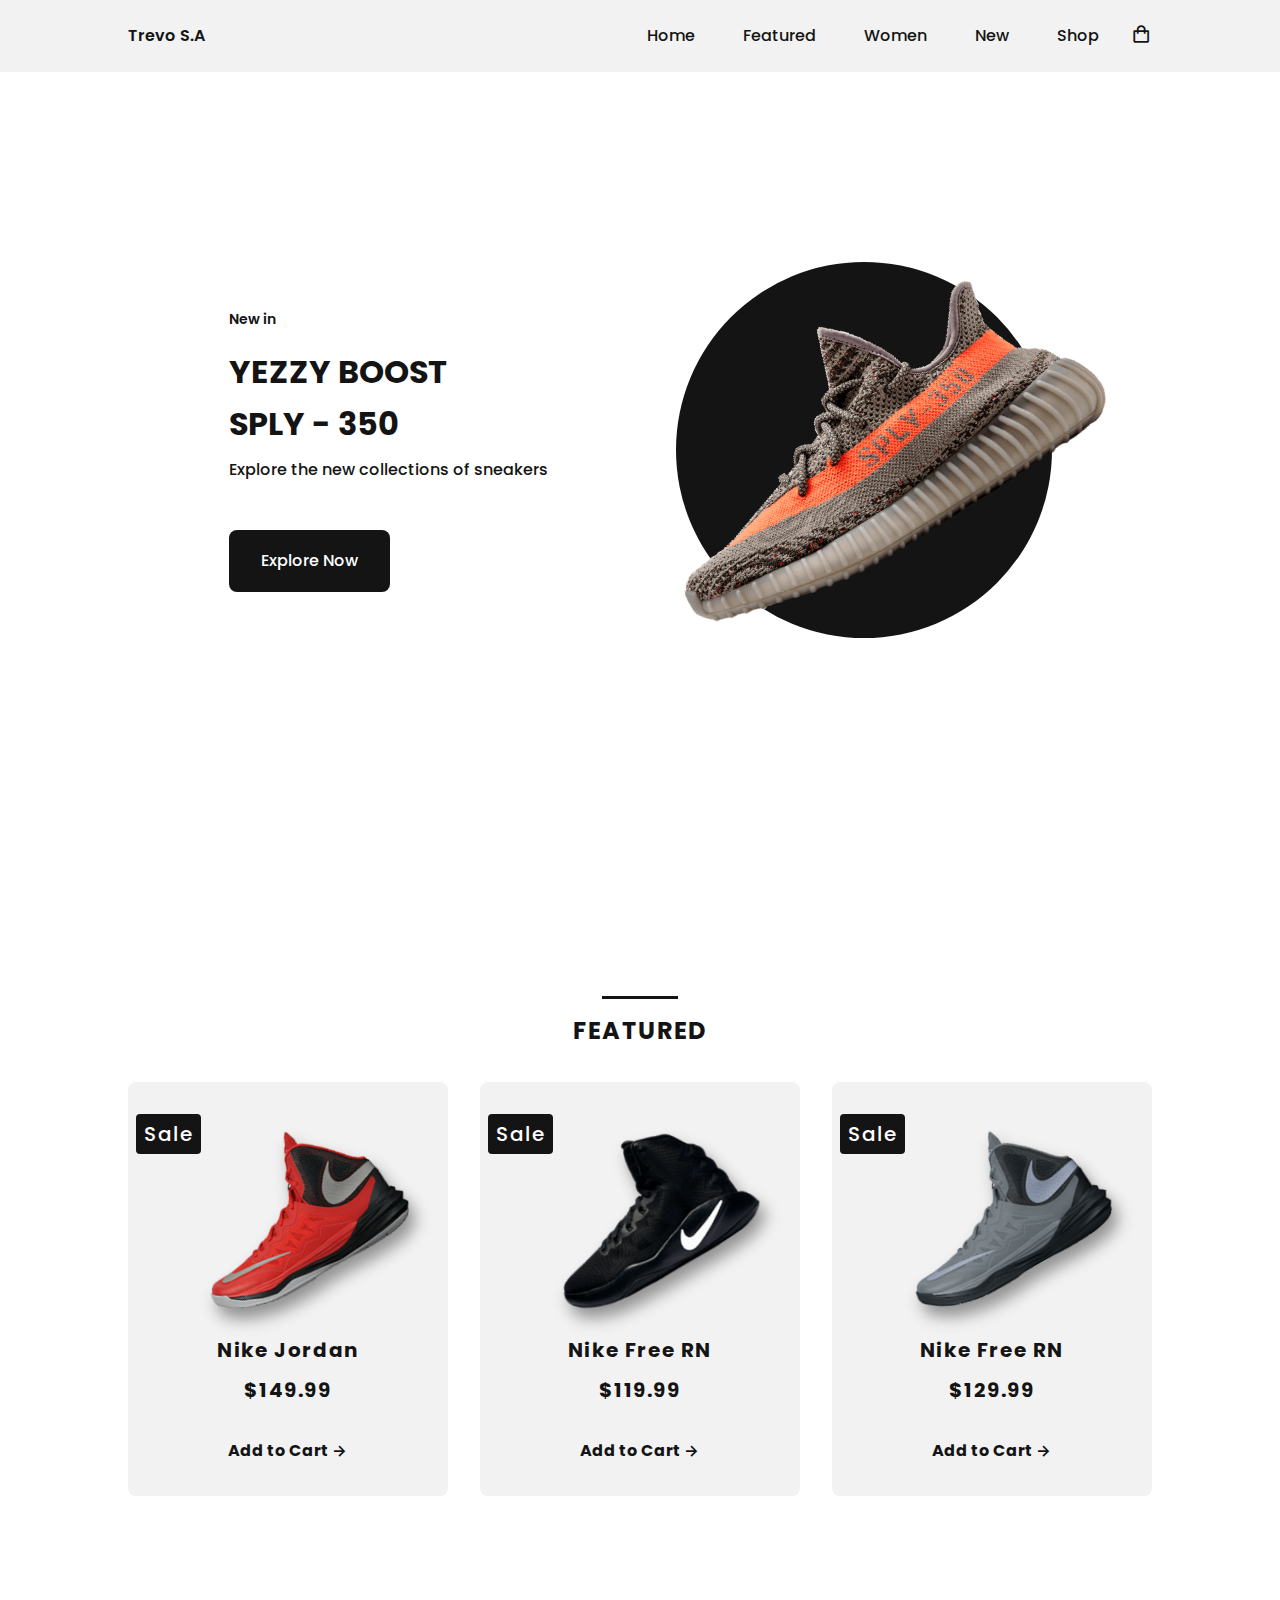
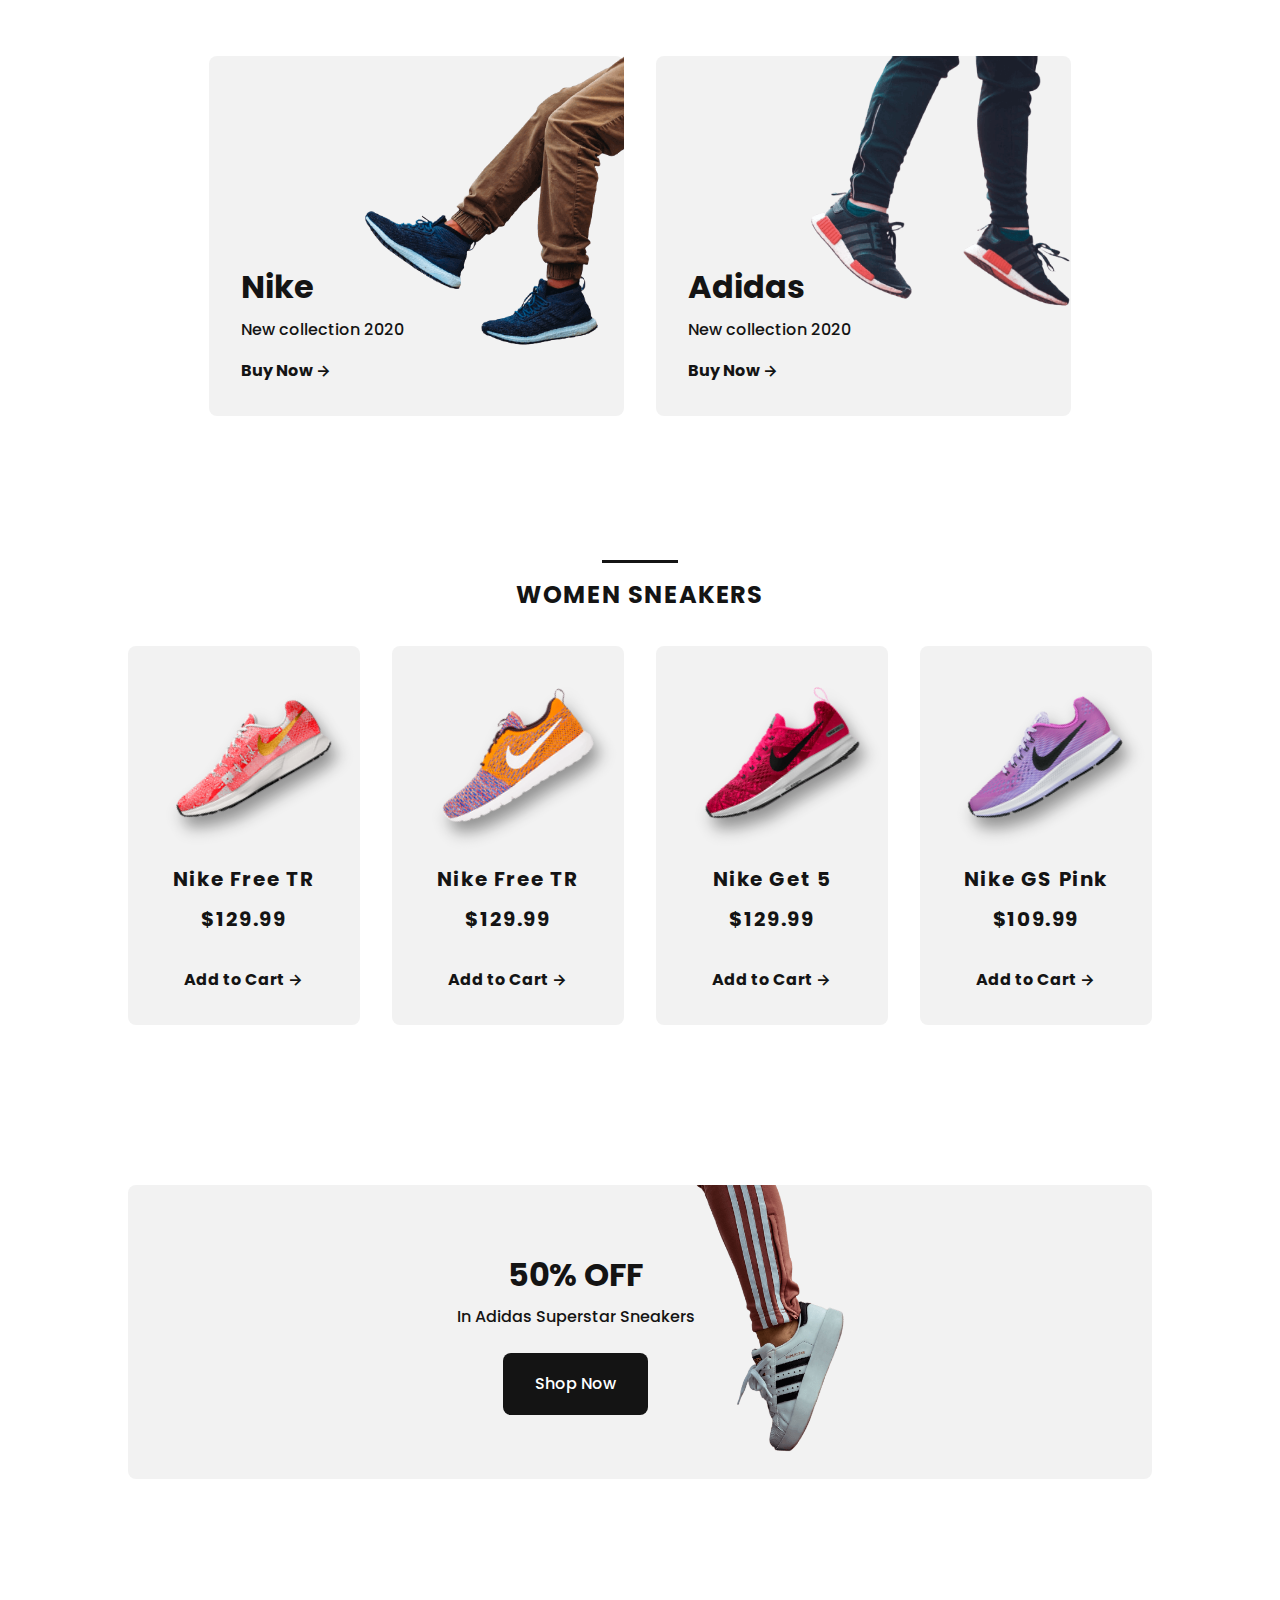
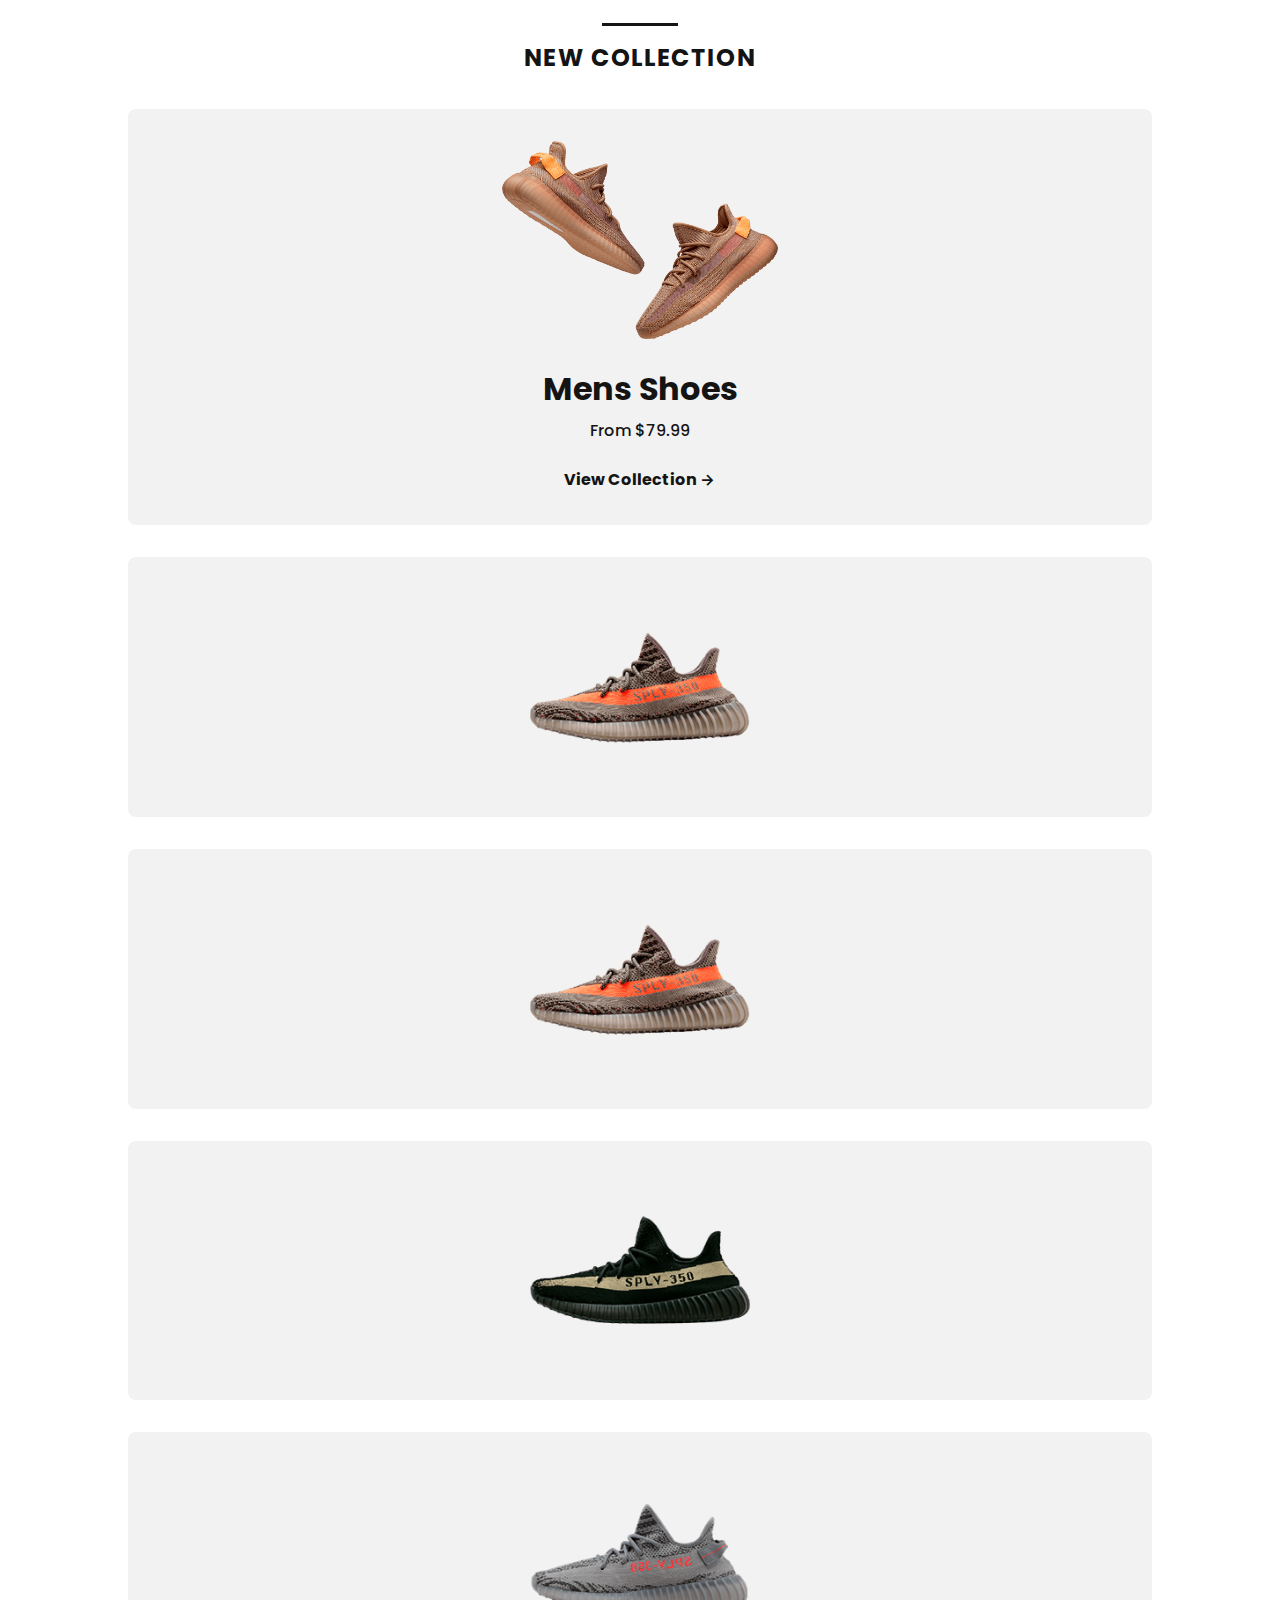
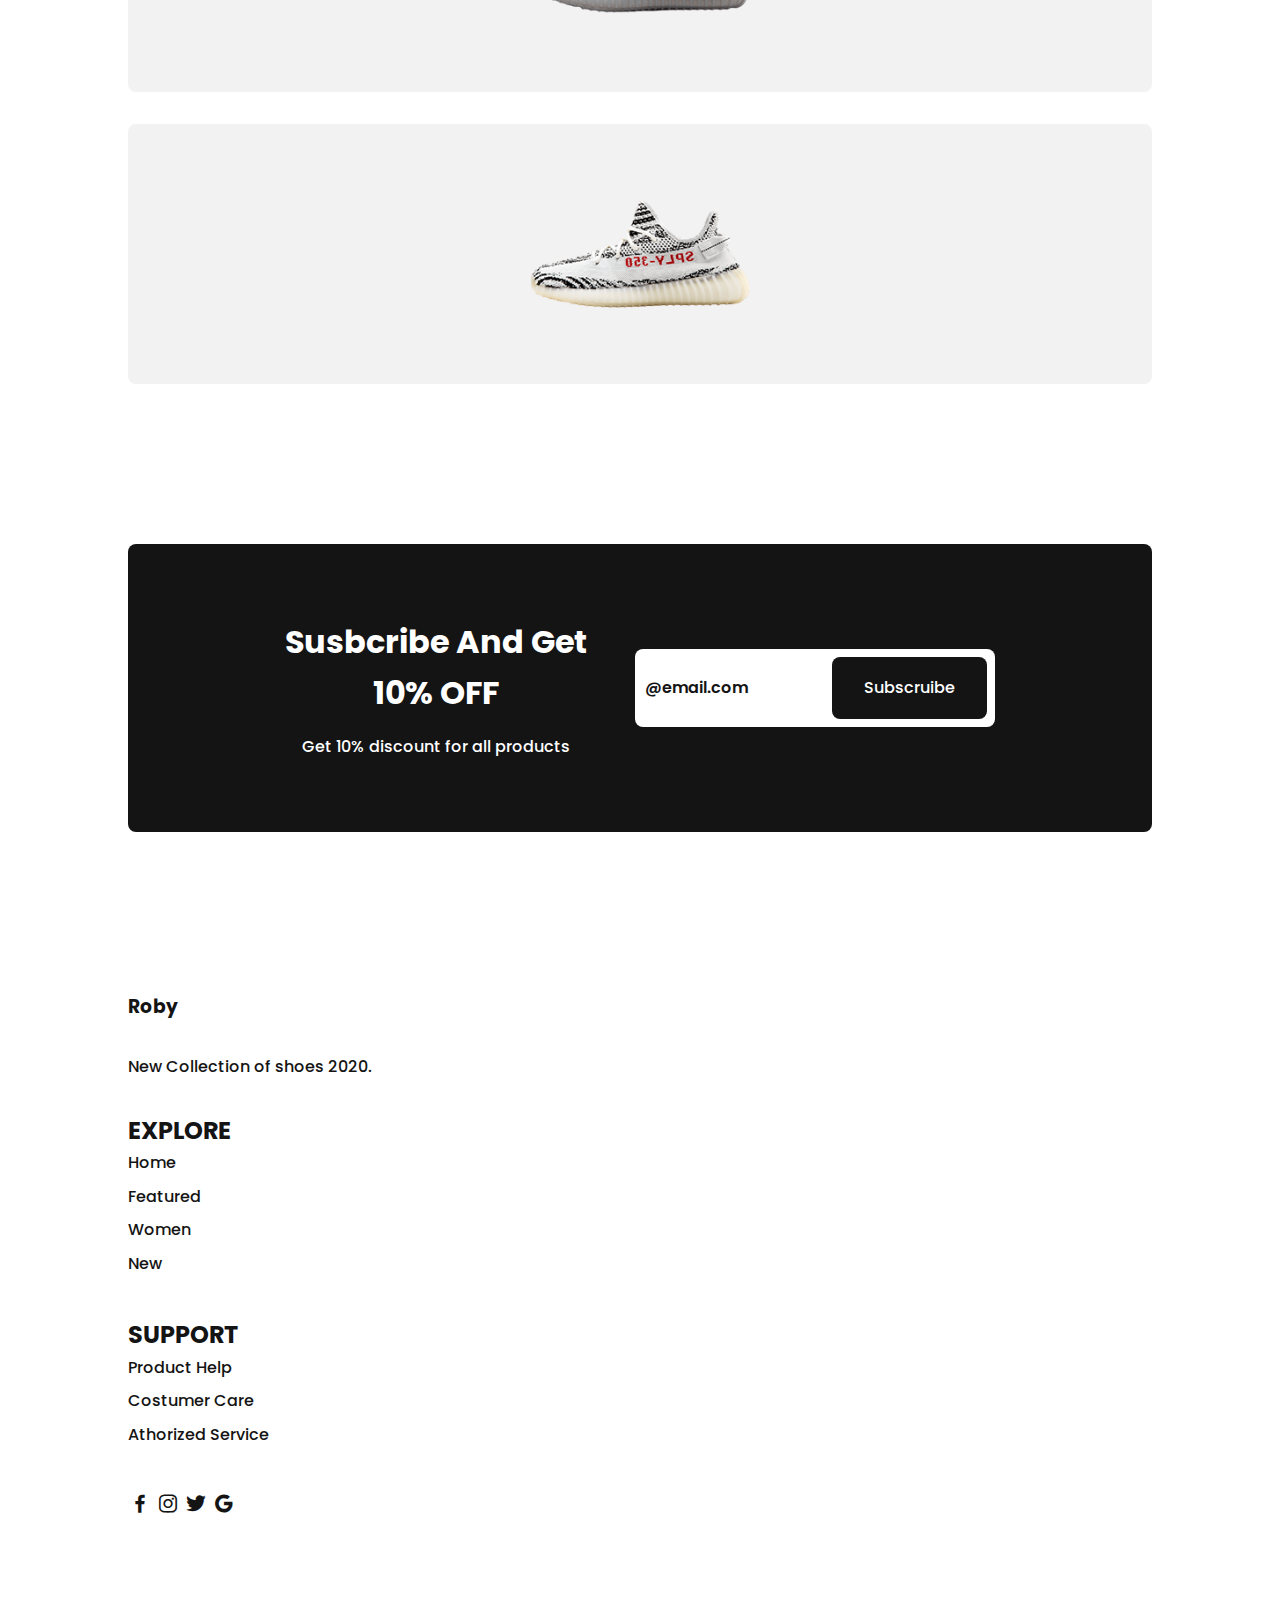
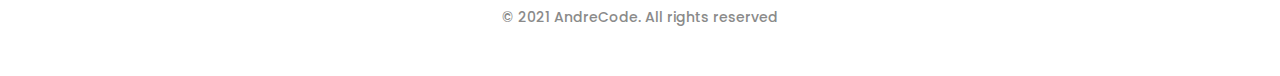
<file: index.html>
<!DOCTYPE html>
<html lang="en">
<head>
    
    <meta charset="UTF-8">
    <meta http-equiv="X-UA-Compatible" content="IE=edge">
    <meta name="viewport" content="width=device-width, initial-scale=1.0">

    <title>Responsive Ecommerce Website Sneakers</title>
    
     <!--##### CSS #####-->
    <link rel="stylesheet" href="assets/css/style.css">

     <!--##### BOXICONS #####-->
     <link href='https://unpkg.com/boxicons@2.0.7/css/boxicons.min.css' rel='stylesheet'>

</head>
<body>
    <!-- ===== HEADER ===== -->
    <header class="l-header" id="header">
        <nav class="nav bd-grid">
            <div class="nav__toggle" id="nav-toggle">
                <i class=" bx bxs-grid"></i>
            </div>

            <a href="#" class="nav__logo">Trevo S.A</a>

            <div class="nav__menu" id="nav-menu">
                <ul class="nav__list">
                    <li class="nav__item">
                        <a href="#home" class="nav__link ">Home</a>
                    </li>
                    <li class="nav__item">
                        <a href="#featured" class="nav__link">Featured</a>
                    </li>
                    <li class="nav__item">
                        <a href="#women" class="nav__link">Women</a>
                    </li>
                    <li class="nav__item">
                        <a href="#new" class="nav__link">New</a>
                    </li>
                    <li class="nav__item">
                        <a href="./shop.html" class="nav__link">Shop</a>
                    </li>
                </ul>
            </div>

            <div class="nav__shop">
                <i class="bx bx-shopping-bag"></i>
            </div>
        </nav>
    </header>

    <!-- ===== MAIN ===== -->
    <main class="l-main">
        <!-- ===== Home ===== -->
        <sectiom class="home" id="home">
            <div class="home__container bd-grid">
                <div class="home__sneaker">
                    <div class="home__shape"></div>
                    <img src="assets/img/imghome.png" class="home__img">
                </div>

                <div class="home__data">
                    <span class="home__new">New in</span>
                    <h1 class="home__title">YEZZY BOOST <br> SPLY - 350</h1>
                    <p class="home__description">Explore the new collections of sneakers</p>
                    <a href="#" class="button">Explore Now</a>
                </div>
            </div>
        </sectiom>

        <!-- ===== Featured ===== -->

        <section class="featured section" id="featured">
            <h2 class="section-title">FEATURED</h2>

            <div class="featured__container bd-grid">
                <article class="sneaker">
                    <div class="sneaker__sale">Sale</div>
                    <img src="assets/img/featured1.png" alt="" class="sneaker__img">
                    <span class="sneaker__name">Nike Jordan</span>
                    <span class="sneaker__preci">$149.99</span>
                    <a href="#" class="button-light">Add to Cart <i class='bx bx-right-arrow-alt button-icon'></i></a>
                </article>

                <article class="sneaker">
                    <div class="sneaker__sale">Sale</div>
                    <img src="assets/img/featured2.png" alt="" class="sneaker__img">
                    <span class="sneaker__name">Nike Free RN</span>
                    <span class="sneaker__preci">$119.99</span>
                    <a href="#" class="button-light">Add to Cart <i class='bx bx-right-arrow-alt button-icon'></i></a>
                </article>

                <article class="sneaker">
                    <div class="sneaker__sale">Sale</div>
                    <img src="assets/img/featured3.png" alt="" class="sneaker__img">
                    <span class="sneaker__name">Nike Free RN</span>
                    <span class="sneaker__preci">$129.99</span>
                    <a href="#" class="button-light">Add to Cart <i class='bx bx-right-arrow-alt button-icon'></i></a>
                </article>
            </div>
        </section>

        <!-- ===== New Colection ===== -->
        <section class="collection section">
            <div class="collection__container bd-grid">
                <div class="collection__card">
                    <div class="collection__data">
                        <h3 class="collection__name">Nike</h3>
                        <p class="collection__description">New collection 2020</p>
                        <a href="#" class="button-light">Buy Now <i class='bx bx-right-arrow-alt button-icon'></i></a>
                    </div>

                    <img src="assets/img/collection1.png" class="collection__img">
                </div>

                <div class="collection__card">
                    <div class="collection__data">
                        <h3 class="collection__name">Adidas</h3>
                        <p class="collection__description">New collection 2020</p>
                        <a href="#" class="button-light">Buy Now<i class='bx bx-right-arrow-alt button-icon'></i></a>

                    <img src="assets/img/collection2.png" class="collection__img">
                </div>
            </div>
        </section>
        <!-- ===== Women Sneakers ===== -->
        <section class="women section" id="women">
            <h2 class="section-title">WOMEN SNEAKERS</h2>

            <div class="women__container bd-grid">
                <article class="sneaker">
                    <img src="assets/img/women1.png" alt="" class="sneaker__img">
                    <span class="sneaker__name">Nike Free TR</span>
                    <span class="sneaker__preci">$129.99</span>
                    <a href="#" class="button-light">Add to Cart <i class='bx bx-right-arrow-alt button-icon'></i></a>
                </article>

                <article class="sneaker">
                    <img src="assets/img/women2.png" alt="" class="sneaker__img">
                    <span class="sneaker__name">Nike Free TR</span>
                    <span class="sneaker__preci">$129.99</span>
                    <a href="#" class="button-light">Add to Cart <i class='bx bx-right-arrow-alt button-icon'></i></a>
                </article>

                <article class="sneaker">
                    <img src="assets/img/women3.png" alt="" class="sneaker__img">
                    <span class="sneaker__name">Nike Get 5</span>
                    <span class="sneaker__preci">$129.99</span>
                    <a href="#" class="button-light">Add to Cart <i class='bx bx-right-arrow-alt button-icon'></i></a>
                </article>

                <article class="sneaker">
                    <img src="assets/img/women4.png" alt="" class="sneaker__img">
                    <span class="sneaker__name">Nike GS Pink</span>
                    <span class="sneaker__preci">$109.99</span>
                    <a href="#" class="button-light">Add to Cart <i class='bx bx-right-arrow-alt button-icon'></i></a>
                </article>
            </div>
        </section>
        <!-- ===== Offer ===== -->
        <section class="offer section">
            <div class="offer__container bd-grid">
                <div class="offer__data">
                    <h3 class="offer__title">50% OFF</h3>
                    <p class="offer__description">In Adidas Superstar Sneakers</p>
                    <a href="" class="button">Shop Now</a>
                </div>

                <img src="assets/img/offert.png" alt="" class="offer__img">
            </div>
        </section>

        <!-- ===== New Colection ===== -->
        <section class="new section" id="new">
            <h2 class="section-title">NEW COLLECTION</h2>

            <div class="new__container bd-grid">
                <div class="new__mens">
                    <img src="assets/img/new1.png" alt="" class="new__mens-img">
                    <h3 class="new__title">Mens Shoes</h3>
                    <span class="new__preci">From $79.99</span>
                    <a href="" class="button-light">View Collection<i class='bx bx-right-arrow-alt button-icon'></i></a>
                </div>

                <div class="new__sneaker-card">
                    <img src="assets/img/new2.png" alt="" class="new__sneaker-img">
                    <div class="new__sneaker-overlay">
                        <a href="#" class="button">Add to Cart</a>
                    </div>
                </div>

                <div class="new__sneaker-card">
                    <img src="assets/img/new2.png" alt="" class="new__sneaker-img">
                    <div class="new__sneaker-overlay">
                        <a href="#" class="button">Add to Cart</a>
                    </div>
                </div>

                <div class="new__sneaker-card">
                    <img src="assets/img/new3.png" alt="" class="new__sneaker-img">
                    <div class="new__sneaker-overlay">
                        <a href="#" class="button">Add to Cart</a>
                    </div>
                </div>

                <div class="new__sneaker-card">
                    <img src="assets/img/new4.png" alt="" class="new__sneaker-img">
                    <div class="new__sneaker-overlay">
                        <a href="#" class="button">Add to Cart</a>
                    </div>
                </div>

                <div class="new__sneaker-card">
                    <img src="assets/img/new5.png" alt="" class="new__sneaker-img">
                    <div class="new__sneaker-overlay">
                        <a href="#" class="button">Add to Cart</a>
                    </div>
                </div>
            </div>
        </section>
        <!-- ===== News Letter ===== -->

        <section class="newsletter section">
            <div class="newsletter__container bd-grid">
                <div >
                    <h3 class="newsletter__title">Susbcribe And Get <br> 10% OFF</h3>
                    <p class="newsletter__description">Get 10% discount for all products</p>
                </div>

                <form action="" class="newsletter__subscribe">
                    <input type="text" placeholder="@email.com" class="newsletter__input">
                    <a href="#" class="button">Subscruibe</a>
                </form>
            </div>
        </section>
    </main>

    <!-- ===== FOOTER ===== -->

    <footer class="footer section">
        <div class="footer_container bd-grid">
            <div class="footer__box">
                <h3 class="footer__box">Roby</h3>
                <p class="footer__description">New Collection of shoes 2020.</p>
            </div>

            <div class="footer__box">
                <h3 class="footer__title">EXPLORE</h3>

                <ul>
                    <li><a href="#home" class="footer__link">Home</a></li>
                    <li><a href="#featured" class="footer__link">Featured</a></li>
                    <li><a href="#women" class="footer__link">Women</a></li>
                    <li><a href="#new" class="footer__link">New</a></li>
                </ul>
            </div>

            <div class="footer__box">
                <h3 class="footer__title">SUPPORT</h3>

                <ul>
                    <li><a href="#" class="footer__link">Product Help</a></li>
                    <li><a href="#" class="footer__link">Costumer Care</a></li>
                    <li><a href="#" class="footer__link">Athorized Service</a></li>
                </ul>
            </div>

            <div class="footer__box">
                <a href="#" class="footer__social"><i class="bx bxl-facebook"></i></a>
                <a href="#" class="footer__social"><i class="bx bxl-instagram"></i></a>
                <a href="#" class="footer__social"><i class="bx bxl-twitter"></i></a>
                <a href="#" class="footer__social"><i class="bx bxl-google"></i></a>
            </div>
        </div>

        <p class="footer__copy">&#169; 2021 AndreCode. All rights reserved</p>
    </footer>

    <!-- ===== MAIN JS ===== -->

    <script src="assets/js/main.js"></script>
</body>
</html>
</file>
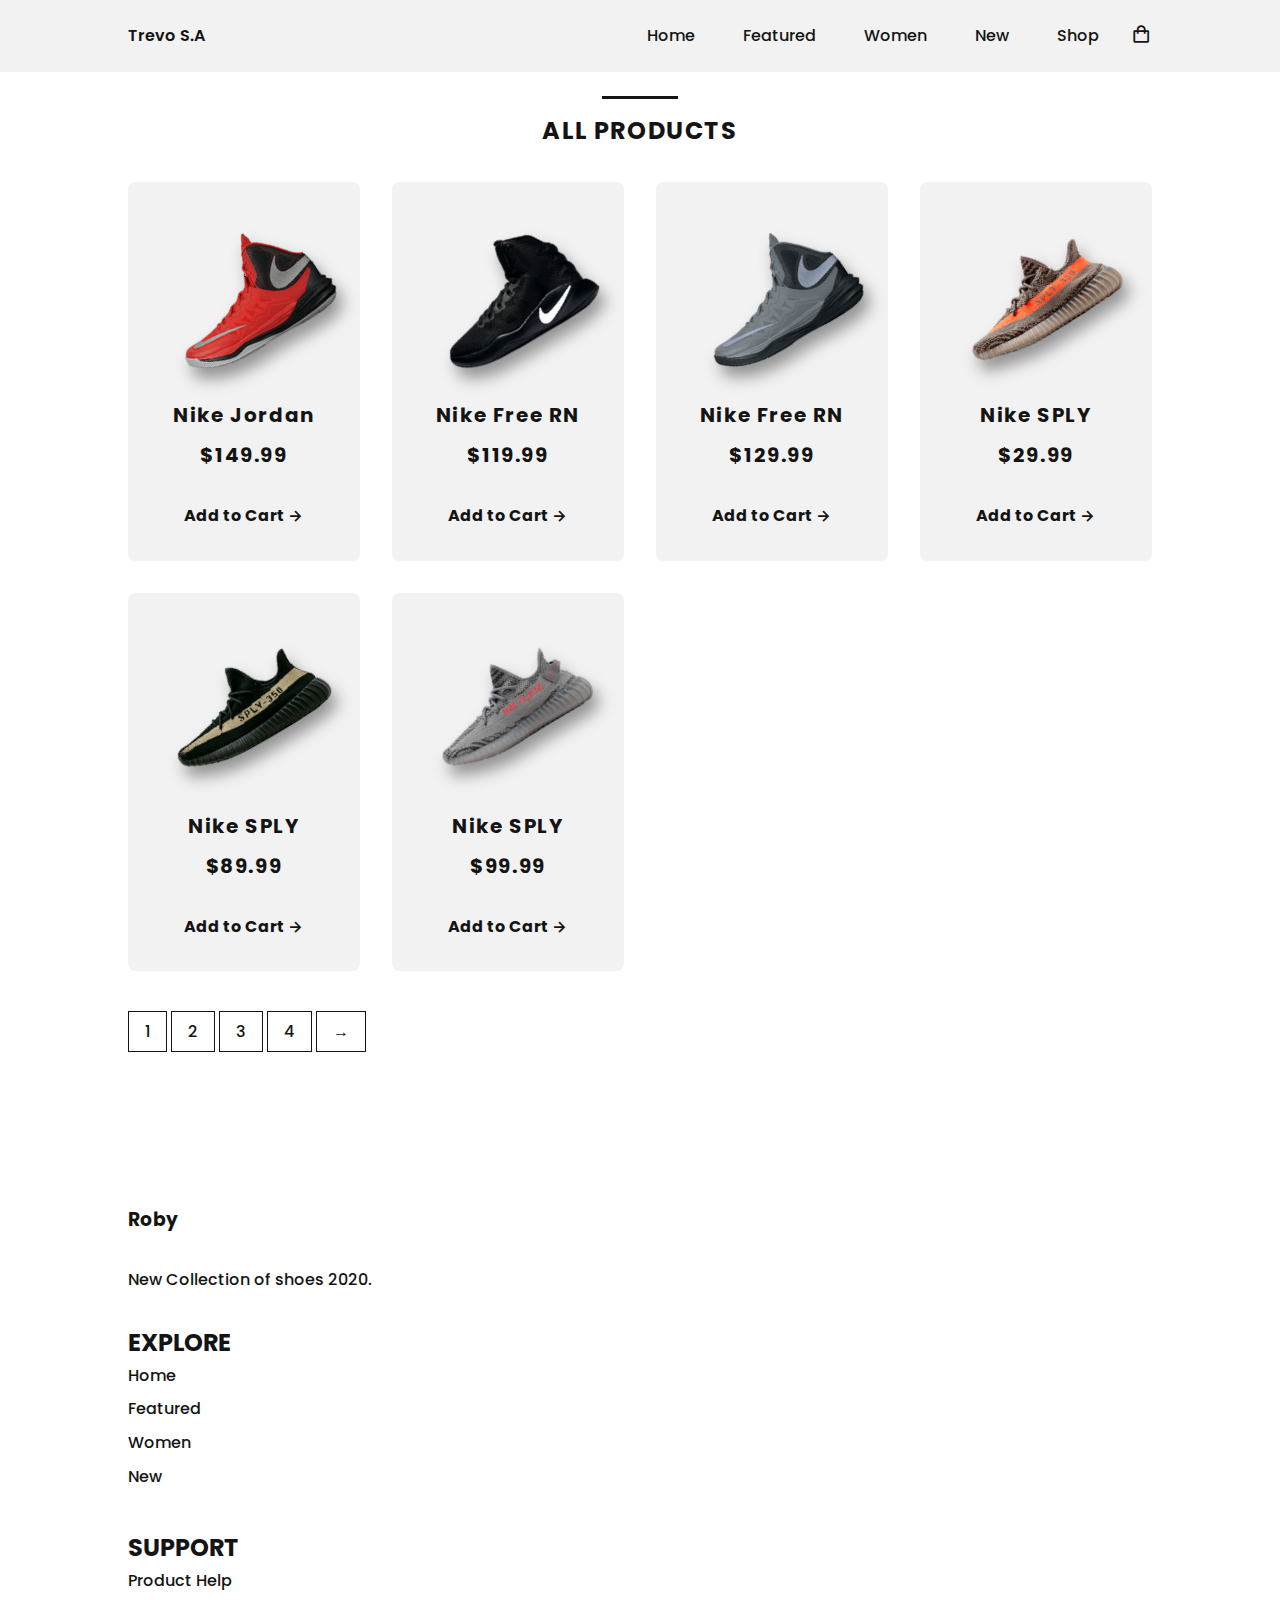
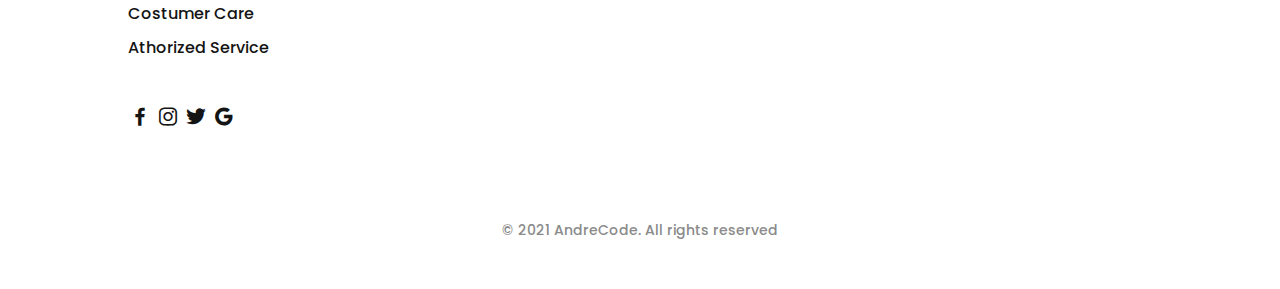
<file: shop.html>
<!DOCTYPE html>
<html lang="en">
<head>
    <meta charset="UTF-8">
    <meta http-equiv="X-UA-Compatible" content="IE=edge">
    <meta name="viewport" content="width=device-width, initial-scale=1.0">

    <!--##### BOXICONS #####-->
    <link href='https://unpkg.com/boxicons@2.0.7/css/boxicons.min.css' rel='stylesheet'>

    <!--##### CSS #####-->
    <link rel="stylesheet" href="assets/css/style.css">

    <title>Responsive Ecommerce Website Sneakres</title>
</head>
<body>
    <!-- ===== HEADER ==== -->
    <header class="l-header" id="header">
        <nav class="nav bd-grid">
            <div class="nav__toggle" id="nav-toggle">
                <i class=" bx bxs-grid"></i>
            </div>

            <a href="#" class="nav__logo">Trevo S.A</a>

            <div class="nav__menu" id="nav-menu">
                <ul class="nav__list">
                    <li class="nav__item">
                        <a href="./index.html" class="nav__link">Home</a>
                    </li>
                    <li class="nav__item">
                        <a href="./index.html#featured" class="nav__link">Featured</a>
                    </li>
                    <li class="nav__item">
                        <a href="./index.html#women" class="nav__link">Women</a>
                    </li>
                    <li class="nav__item">
                        <a href="./index.html#new" class="nav__link">New</a>
                    </li>
                    <li class="nav__item">
                        <a href="./index.html#shop" class="nav__link">Shop</a>
                    </li>
                </ul>
            </div>

            <div class="nav__shop">
                <i class="bx bx-shopping-bag"></i>
            </div>
        </nav>
    </header>

    <main class="l-main">
        <!-- ===== ALL PRODUCTS ==== -->
        <section class="featured section" id="shop">
            <h2 class="section-title">ALL PRODUCTS</h2>

            <div class="featured__container bd-grid">
                <article class="sneaker">
                    <img src="assets/img/featured1.png" alt="" class="sneaker__img">
                    <span class="sneaker__name">Nike Jordan</span>
                    <span class="sneaker__preci">$149.99</span>
                    <a href="#" class="button-light">Add to Cart <i class='bx bx-right-arrow-alt button-icon'></i></a>
                </article>

                <article class="sneaker">
                    <img src="assets/img/featured2.png" alt="" class="sneaker__img">
                    <span class="sneaker__name">Nike Free RN</span>
                    <span class="sneaker__preci">$119.99</span>
                    <a href="#" class="button-light">Add to Cart <i class='bx bx-right-arrow-alt button-icon'></i></a>
                </article>

                <article class="sneaker">
                    <img src="assets/img/featured3.png" alt="" class="sneaker__img">
                    <span class="sneaker__name">Nike Free RN</span>
                    <span class="sneaker__preci">$129.99</span>
                    <a href="#" class="button-light">Add to Cart <i class='bx bx-right-arrow-alt button-icon'></i></a>
                </article>

                <article class="sneaker">
                    <img src="assets/img/new2.png" alt="" class="sneaker__img">
                    <span class="sneaker__name">Nike SPLY</span>
                    <span class="sneaker__preci">$29.99</span>
                    <a href="#" class="button-light">Add to Cart <i class='bx bx-right-arrow-alt button-icon'></i></a>
                </article>

                <article class="sneaker">
                    <img src="assets/img/new3.png" alt="" class="sneaker__img">
                    <span class="sneaker__name">Nike SPLY</span>
                    <span class="sneaker__preci">$89.99</span>
                    <a href="#" class="button-light">Add to Cart <i class='bx bx-right-arrow-alt button-icon'></i></a>
                </article>

                <article class="sneaker">
                    <img src="assets/img/new4.png" alt="" class="sneaker__img">
                    <span class="sneaker__name">Nike SPLY</span>
                    <span class="sneaker__preci">$99.99</span>
                    <a href="#" class="button-light">Add to Cart <i class='bx bx-right-arrow-alt button-icon'></i></a>
                </article>
            </div>

            <div class="sneaker__pages bd-grid">
                <div>
                    <span class="sneaker__pag">1</span>
                    <span class="sneaker__pag">2</span>
                    <span class="sneaker__pag">3</span>
                    <span class="sneaker__pag">4</span>
                    <span class="sneaker__pag">&#8594;</span>
                </div>
            </div>
        </section>
    </main>

    <!-- ===== FOOTER ==== -->
    <footer class="footer section">
        <div class="footer_container bd-grid">
            <div class="footer__box">
                <h3 class="footer__box">Roby</h3>
                <p class="footer__description">New Collection of shoes 2020.</p>
            </div>

            <div class="footer__box">
                <h3 class="footer__title">EXPLORE</h3>

                <ul>
                    <li><a href="#home" class="footer__link">Home</a></li>
                    <li><a href="#featured" class="footer__link">Featured</a></li>
                    <li><a href="#women" class="footer__link">Women</a></li>
                    <li><a href="#new" class="footer__link">New</a></li>
                </ul>
            </div>

            <div class="footer__box">
                <h3 class="footer__title">SUPPORT</h3>

                <ul>
                    <li><a href="#" class="footer__link">Product Help</a></li>
                    <li><a href="#" class="footer__link">Costumer Care</a></li>
                    <li><a href="#" class="footer__link">Athorized Service</a></li>
                </ul>
            </div>

            <div class="footer__box">
                <a href="#" class="footer__social"><i class="bx bxl-facebook"></i></a>
                <a href="#" class="footer__social"><i class="bx bxl-instagram"></i></a>
                <a href="#" class="footer__social"><i class="bx bxl-twitter"></i></a>
                <a href="#" class="footer__social"><i class="bx bxl-google"></i></a>
            </div>
        </div>

        <p class="footer__copy">&#169; 2021 AndreCode. All rights reserved</p>
    </footer>

    <!-- ===== MAIN JS ==== -->
    <script src="assets/js/main.js"></script>
</body>
</html>
</file>
<file: assets/css/style.css>
@import url('https://fonts.googleapis.com/css2?family=Poppins:ital,wght@0,200;0,300;0,400;0,500;0,600;0,700;0,800;1,900&display=swap');

/* ==== VARIABLE CSS ==== */
:root {
    --header-height: 3rem;

    /* ==== Font weight ==== */
    --font-medium: 500;
    --font-semi-bold: 600;
    --font-bold: 700;

    /* ==== Colors ==== */
    --dark-color: #141414;
    --dark-color-light: #8A8A8A;
    --dark-color-lighten: #F2F2F2;
    --white-color: #FFFFFF;

    /* ===== Font and typography ==== */
    --body-font: 'Poppins', sans-serif;
    --big-font-size: 1.25rem;
    --bigger-font-size: 1.5rem;
    --biggest-font-size: 2rem;
    --h2-font-size: 1.25rem;
    --normal-font-size: .938rem;
    --smaller-font-size: .813rem;

    /* ==== Margins ===-*/
    --mb-1: 0.5rem;
    --mb-2: 1rem;
    --mb-3: 1.5rem;
    --mb-4: 2rem;
    --mb-5: 2.5rem;
    --mb-6: 3rem;

    /* ==== z index ====  */ 
    --z-fixed: 100;   

    /* ==== Rotate img ==== */
    --rotate-img: rotate(-30deg);
}

@media screen and (min-width: 768px) {
    :root {
        --big-font-size: 1.5rem;
    --bigger-font-size: 2rem;
    --biggest-font-size: 3rem;
    --normal-font-size: 1rem;
    --smaller-font-size: .875rem;
    }
}

/* ==== BASE ==== */
*, ::before, ::after {
    box-sizing: border-box;
}

html {
    scroll-behavior: smooth;
}

body {
    margin: var(--header-height) 0 0 0;
    font-family: var(--body-font);
    font-size: var(--normal-font-size);
    font-weight: var(--font-medium);
    color: var(--dark-color);
    line-height: 1.6;
}

h1,h2,h3,p,ul {
    margin: 0;
}

ul {
    padding: 0;
    list-style: none;
}

a {
    text-decoration: none;
    color: var(--dark-color);
}

img {
    max-width: 100%;
    height: auto;
    display: block;
}

/* ==== CLASS CSS ==== */
.section {
    padding: 5rem 0 2rem;
}

.section-title {
    position: relative;
    font-variant-east-asian: var(--big-font-size);
    margin-bottom: var(--mb-4);
    text-align: center;
    letter-spacing: .1rem;
}

.section-title::after {
    content: '';
    position: absolute;
    width: 56px;
    height: .18rem;
    top: -1rem;
    left: 0;
    right: 0;
    margin: auto;
    background-color: var(--dark-color);
}

/* === LAYOUT ===  */

.bd-grid {
    max-width: 1024px;
    display: grid;
    grid-template-columns: 100%;
    column-gap: 2rem;
    width: calc(100% - 2rem);
    margin-left: var(--mb-2);
    margin-right: var(--mb-2);
}

.l-header {
    width: 100%;
    position: fixed;
    top: 0;
    left: 0;
    z-index: var(--z-fixed);
    background-color: var(--dark-color-lighten);
}

/* === NAV === */

.nav {
    height: var(--header-height);
    display: flex;
    justify-content: space-between;
    align-items: center;
}

@media screen and (max-width: 768px) {
    .nav__menu {
        position: fixed;
        top: var(--header-height);
        left: -100%;
        width: 70%;
        height: 100vh;
        padding: 2rem;
        padding: 2rem;
        transition: .5s;
        background-color: var(--dark-color-lighten);
    }
}

.nav__item {
    margin-bottom: var(--mb-4);
}

.nav__logo {
    font-weight: var(--font-semi-bold);
}

.nav__toggle, .nav__shop {
    font-size: 1.3rem;
    cursor: pointernav;
}

/* Show Menu */
.show {
    left: 0;
}

/* Active Link */
.active {
    position: relative;
}

.active::before {
    content: '';
    position: absolute;
    bottom: 7px;
    left: 118%;
    width: 6px;
    height: 6px;
    background-color: var(--dark-color);
    border-radius: 50%;
}

/* Change color header */
.scroll-header {
    background-color: var(--white-color);
    box-shadow: 0 2px 4px rgba(0,0,0, .1);
}

/* === HOME === */

.home {
    background-color: var(--dark-color-light);
    overflow: hidden;
}

.home__container {
    height: calc(100vh - var(--header-height));
}

.home__sneaker {
    position: relative;
    display: flex;
    justify-content: center;
    align-self: center;
}

.home__shape {
    width: 220px;
    height: 220px;
    background-color: var(--dark-color);
    border-radius: 50%;
}

.home__img {
    position: absolute;
    top: 1.5rem;
    max-width: initial;
    width: 275px;
    transform: var(--rotate-img);
}

.home__new {
    display: block;
    font-size: var(--smaller-font-size);
    font-weight: var(--font-semi-bold);
    margin-bottom: var(--mb-2);
}

.home__title {
    font-size: var(--bigger-font-size);
    margin-bottom: var(--mb-1);
}

.home__description {
    margin-bottom: var(--mb-6);
}

/* Buttons */
.button {
    display: inline-block;
    background-color: var(--dark-color);
    color: var(--white-color);
    padding: 1.125rem 2rem;
    font-weight: var(--font-medium);
    border-radius: .5rem;
    transition: .3s;
}

.button:hover {
    transform: translateY(-.5rem);
}

.button-light {
    display: inline-flex;
    color: var(--dark-color);
    font-weight: var(--font-bold);
    align-items: center;
}

.button-icon {
    font-size: 1.25rem;
    transition: .3s;
}

.button-light:hover .button-icon {
    transform: translateX(.25rem);
}

/* === FEATURED === */
.featured__container {
    row-gap: 2rem;
    grid-template-columns: repeat(auto-fit, minmax(220px, 1fr));
}

.sneaker {
    position: relative;
    display: flex;
    flex-direction: column;
    align-items: center;
    padding: 2rem;
    background-color: var(--dark-color-lighten);
    border-radius: .5rem;
}

.sneaker__sale {
    position: absolute;
    left: .5rem;
    background-color: var(--dark-color);
    color: var(--white-color);
    padding: .25rem .5rem;
    border-radius: .25rem;
    font-size: var(--h2-font-size);
    letter-spacing: .1rem;
}

.sneaker__img {
    width: 220px;
    margin-top: var(--mb-3);
    margin-bottom: var(--mb-6);
    transform: var(--rotate-img);
    filter: drop-shadow(0 12px 8px rgba(0,0,0, .4));
}

.sneaker__name, .sneaker__preci {
    font-size: var(--h2-font-size);
    letter-spacing: .1rem;
    font-weight: var(--font-bold);
}

.sneaker__name {
    margin-bottom: var(--mb-1);
}

.sneaker__preci {
    margin-bottom: var(--mb-4);
}

.sneaker:hover {
    transform: translateY(-.5rem);
}

.sneaker__pages {
    margin-top: var(--mb-6);
}

.sneaker__pag {
    padding: .5rem 1rem;
    border: 1px solid var(--dark-color);
}
.sneaker__pag:hover {
    background-color: var(--dark-color);
    color: white;
}

/* === COLLECTION === */

.collection__container {
    row-gap: 2rem;
    justify-content: center;
}

.collection__card {
    position: relative;
    display: flex;
    height: 360px;
    background-color: var(--dark-color-lighten);
    padding: 2rem;
    border-radius: .5rem;
    transition: .3s;
}

.collection__data {
    align-self: flex-end;
}

.collection__img {
    position: absolute;
    top: 0;
    right: 0;
    width: 230px;
}

.collection__name {
    font-size: var(--bigger-font-size);
    margin-bottom: .25rem;
}

.collection__description {
    margin-bottom: var(--mb-2);
}

.collection__card:hover {
    transform: translateY(-5rem);
}

/* === Women Sneaker === */

.women__container {
    row-gap: 2rem;
    grid-template-columns: repeat(auto-fit, minmax(220px,1fr));
}

/* === Offer === */

.offer__container{
    grid-template-columns: 55% 45%;
    column-gap: 0;
    background-color: var(--dark-color-lighten);
    border-radius: 0.5rem;
    justify-content: center;
}

.offer__data {
    padding: 4rem 0 4rem 1.5rem;
}

.offer__title {
    font-size: var(--bigger-font-size);
    margin-bottom: .25rem;
}

.offer__description {
    margin-bottom: var(--mb-3);
}

.offer__img {
    width: 153px;
}

/* === New Collection === */

.new__container {
    row-gap: 2rem;
}

.new__mens {
    display: flex;
    flex-direction: column;
    justify-content: center;
    background-color: var(--dark-color-lighten);
    border-radius: .5rem;
    padding: 2rem;
}

.new__mens-img {
    width: 276px;
    margin-bottom: var(--mb-3);
}

.new__title {
    font-size: var(--bigger-font-size);
    margin-bottom: .25rem;
}

.new__preci {
    display: block;
    margin-bottom: var(--mb-3);
}

.new__sneaker {
    display: grid;
    gap: 1.5rem;
    grid-template-columns: repeat(auto-fit, minmax(220px, 1fr));
}

.new__sneaker-card {
    position: relative;
    padding: 3.5rem 1.5rem;
    background-color: var(--dark-color-lighten);
    border-radius: .5rem;
    overflow: hidden;
    display: flex;
    justify-content: center;
}

.new__sneaker-img {
    width: 220px;
}

.new__sneaker-overlay {
    position: absolute;
    left: -100%;
    bottom: 0;
    width: 100%;
    height: 100%;
    display: flex;
    justify-content: center;
    align-items: center;
    background-color: rgba(138, 138, 138, .3);
    transition: .4s;
}

.new__sneaker-card:hover .new__sneaker-overlay {
    left: 0;
}

/* === Newsletter === */

.newsletter__container {
    background-color: var(--dark-color);
    color: var(--white-color);
    padding: 2rem .5rem;
    border-radius: .5rem;
    text-align: center;
}

.newsletter__title {
    font-size: var(--bigger-font-size);
    margin-bottom: var(--mb-2);
}

.newsletter__description {
    margin-bottom: var(--mb-5);
}

.newsletter__subscribe {
    display: flex;
    column-gap: .5rem;
    background-color: var(--white-color);
    padding: .5rem;
    border-radius: .5rem;
}

.newsletter__input {
    outline: none;
    border:none;
    width: 90%;
    font-size: var(--normal-font-size);
}

.newsletter__input::placeholder {
    color: var(--dark-color);
    font-family: var(--body-font);
    font-size: var(--normal-font-size);
    font-weight: var(--font-semi-bold);
}

/* === FOOTER === */

.footer__container {
    grid-template-columns: repeat(auto-fix, minmax(220px, 1fr));
}

.footer__box {
    margin-bottom: var(--mb-4);
}

.footer__title {
    font-size: var(--big-font-size);
}

.footer__link {
    display: block;
    width: max-content;
    margin-bottom: var(--mb-1);
}

.footer__social {
    font-size: 1.5rem;
    margin-bottom: 1.25rem;
}

.footer__copy {
    padding-top: 3rem;
    font-size: var(--smaller-font-size);
    color: var(--dark-color-light);
    text-align: center;
}

/* ===== MEDIA QUERIES ===== */

@media screen and (min-width: 576px) {
    .collection__container {
        grid-template-columns: 415px;
    }

    .collection__img {
        width: 260px;
    }

    .offer__container {
        grid-template-columns: max-content max-content;
    }

    .offer__data {
        text-align: center;
    }

    .new__mens {
        align-items: center;
    }
}

@media screen and (min-width: 768px) {
    body {
        margin: auto;
    }

    .section {
        padding: 7rem 0 3rem;
    }
    
    .section-title::after {
        width: 76px;
    }

    .nav {
        height: calc(var(--header-height) + 1.5rem);
    }

    .nav__menu {
        margin-left: auto;
    }

    .nav__list {
        display: flex;
    }
    .nav__item {
        margin-left: var(--mb-6);
        margin-bottom: 0;
    }

    .nav__toggle {
        display: none;
    }

    .home__container {
        height: 100vh;
        grid-template-columns: max-content max-content;
        justify-content: center;
        align-items: center;
    }

    .home__sneaker {
        order: 1;
    }

    .home__shape {
        width: 376px;
        height: 376px;
    }

    .home__img {
        width: 470px;
        top: 3.5rem;
        right: 0;
        left: -3rem;
    }

    .newsletter__container {
        grid-template-columns: max-content max-content;
        justify-content: center;
        align-items: center;
        padding: 4.5rem 2rem;
        column-gap: 3rem;
    }

    .newsletter__description {
        margin-bottom: 0;
    }

    .newsletter__subscribe {
        width: 360px;
        height: max-content;
    }
}

@media screen and (min-width: 1024px) {
    .bd-grid {
        margin-left: auto;
        margin-right: auto;
    }

    .home__container {
        column-gap: 8rem;
    }

    .collection__container {
        grid-template-columns: repeat(2, 415px);
    }

}
</file>
